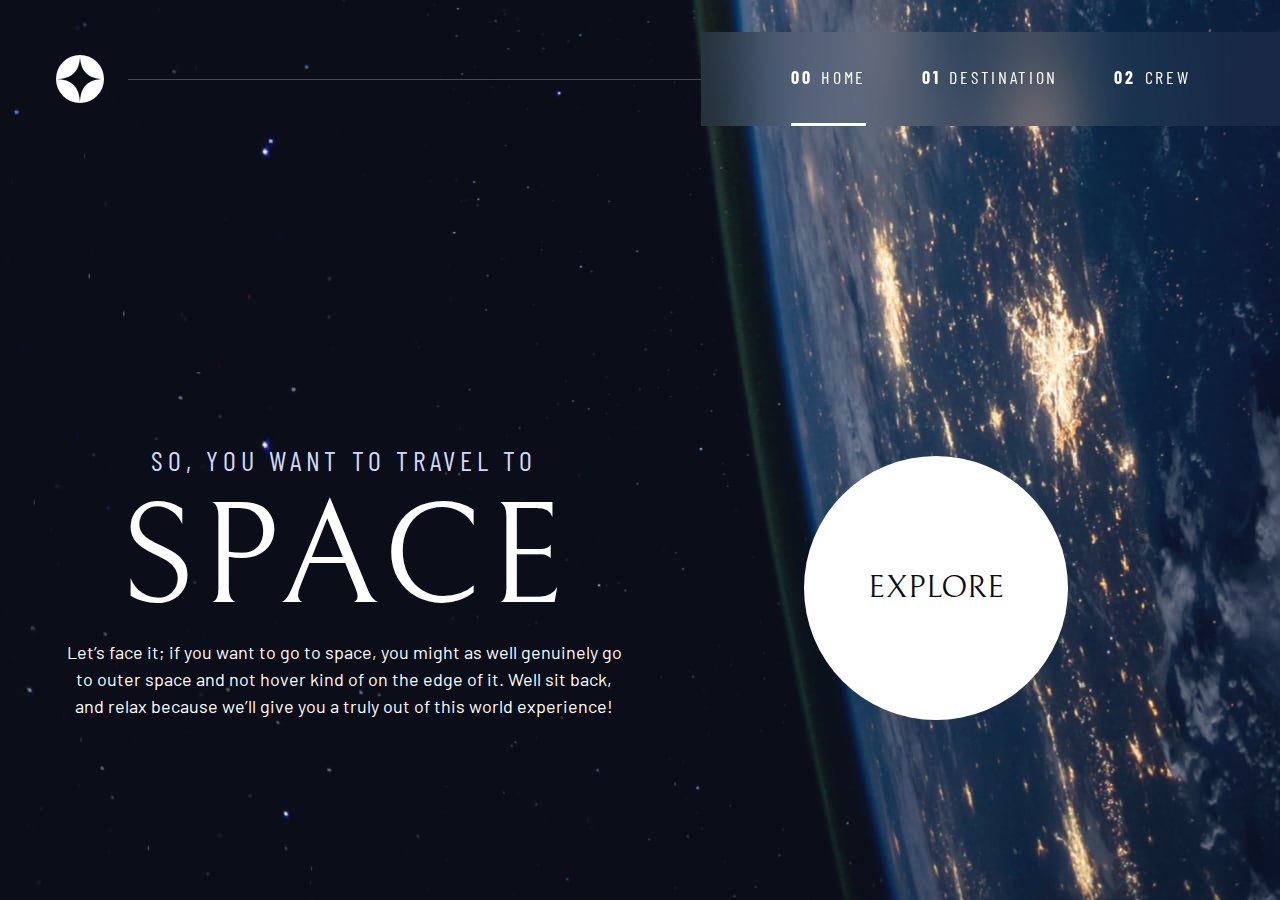
<file: index.html>
<!--
 * @file index.html
 * @author KUSHAGRA JAISWAL 
 * @date 2023-01-05
 * @copyright Copyright (c) 2022
 */

 /* The index file of the project, which includes the home page of the site. */

-->

<!DOCTYPE html>
<html lang="en">

<head>
  <meta charset="UTF-8">
  <meta name="viewport" content="width=device-width, initial-scale=1.0">

  <link rel="icon" type="image/png" sizes="32x32" href="./assets/favicon-32x32.png">
  <!-- Google fonts -->
  <link rel="preconnect" href="https://fonts.googleapis.com">
  <link rel="preconnect" href="https://fonts.gstatic.com" crossorigin>
  <link
    href="https://fonts.googleapis.com/css2?family=Barlow+Condensed:wght@400;700&family=Bellefair&family=Barlow:wght@400;700&display=swap"
    rel="stylesheet">

  <!-- Our custom CSS -->
  <link rel="stylesheet" href="./stylesheets/index.css">
  <title>Frontend Mentor | Space tourism website</title>
  <script src="./js/navigation.js" defer></script>
</head>

<body class="home">
  <a class="skip-to-content" href="#main">Skip To Content</a>
  <header class="primary-header flex">
    <div>
      <img src="./assets/shared/logo.svg" alt="space tourism logo" class="logo">
    </div>
    <button class="mobile-nav-toggle" aria-controls="primary-nagivation"><span class="sr-only" aria-expanded="false">Menu</span></button>
    <nav>
      <ul id=".primary-navigation" class="primary-navigation underline-indicators flex" data-visible="false">
        <li class="active"><a class="ff-sans-cond uppercase text-white letter-spacing-2"
            href="index.html"><span aria-hidden="true">00</span>Home</a></li>
        <li><a class="ff-sans-cond uppercase text-white letter-spacing-2"
            href="./pages/destination.html"><span aria-hidden="true">01</span>Destination</a></li>
        <li><a class="ff-sans-cond uppercase text-white letter-spacing-2"
            href="./pages/crew.html"><span>02</span aria-hidden="true">Crew</a></li>
        <!-- <li><a class="ff-sans-cond uppercase text-white letter-spacing-2"
            href="technology.html"><span aria-hidden="true">03</span>Technology</a></li> -->
      </ul>
    </nav>
  </header>

  <main id="main" class="grid-container grid-container--home">
    <div>
      <h1 class="ff-sans-cond text-accent fs-500 uppercase letter-spacing-1">So, you want to travel to
        <span class="d-block fs-900 ff-serif text-white">Space</span>
      </h1>
      <p>Let’s face it; if you want to go to space, you might as well genuinely go to
        outer space and not hover kind of on the edge of it. Well sit back, and relax
        because we’ll give you a truly out of this world experience!</p>
    </div>
    <div>
      <!-- explore-button  -->
      <a href="./pages/destination.html" class="large-button uppercase ff-serif bg-white text-dark"> Explore </a>
    </div>
  </main>

</body>

</html>
</file>
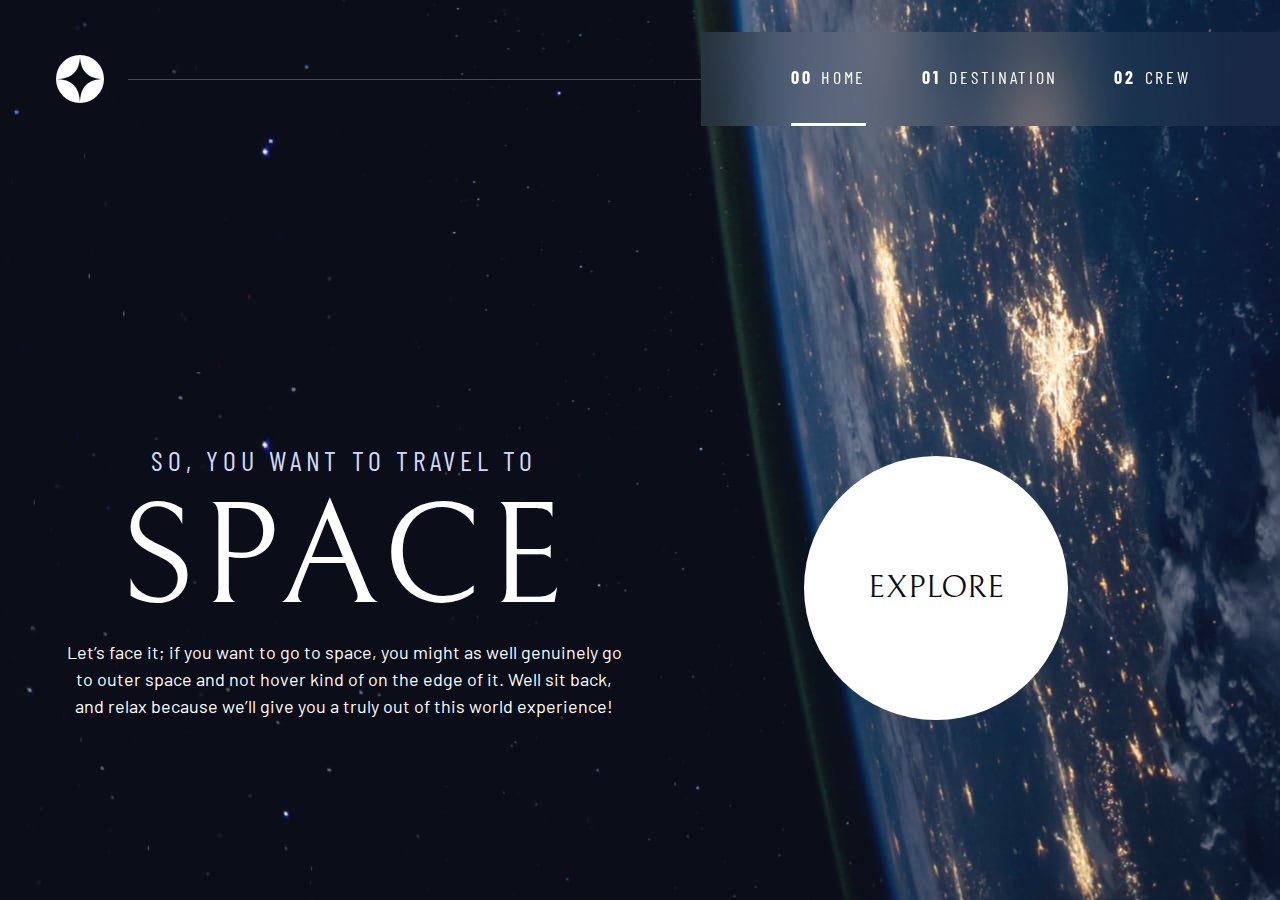
<file: pages/index.html>
<!DOCTYPE html>
<html lang="en">

<head>
  <meta charset="UTF-8">
  <meta name="viewport" content="width=device-width, initial-scale=1.0">

  <link rel="icon" type="image/png" sizes="32x32" href="./assets/favicon-32x32.png">
  <!-- Google fonts -->
  <link rel="preconnect" href="https://fonts.googleapis.com">
  <link rel="preconnect" href="https://fonts.gstatic.com" crossorigin>
  <link
    href="https://fonts.googleapis.com/css2?family=Barlow+Condensed:wght@400;700&family=Bellefair&family=Barlow:wght@400;700&display=swap"
    rel="stylesheet">

  <!-- Our custom CSS -->
  <link rel="stylesheet" href="./index.css">
  <title>Frontend Mentor | Space tourism website</title>
  <script src="../js/navigation.js" defer></script>
</head>

<body class="home">
  <a class="skip-to-content" href="#main">Skip To Content</a>
  <header class="primary-header flex">
    <div>
      <img src="../assets/shared/logo.svg" alt="space tourism logo" class="logo">
    </div>
    <button class="mobile-nav-toggle" aria-controls="primary-nagivation"><span class="sr-only" aria-expanded="false">Menu</span></button>
    <nav>
      <ul id=".primary-navigation" class="primary-navigation underline-indicators flex" data-visible="false">
        <li class="active"><a class="ff-sans-cond uppercase text-white letter-spacing-2"
            href="index.html"><span aria-hidden="true">00</span>Home</a></li>
        <li><a class="ff-sans-cond uppercase text-white letter-spacing-2"
            href="destination.html"><span aria-hidden="true">01</span>Destination</a></li>
        <li><a class="ff-sans-cond uppercase text-white letter-spacing-2"
            href="crew.html"><span>02</span aria-hidden="true">Crew</a></li>
        <!-- <li><a class="ff-sans-cond uppercase text-white letter-spacing-2"
            href="technology.html"><span aria-hidden="true">03</span>Technology</a></li> -->
      </ul>
    </nav>
  </header>

  <main id="main" class="grid-container grid-container--home">
    <div>
      <h1 class="ff-sans-cond text-accent fs-500 uppercase letter-spacing-1">So, you want to travel to
        <span class="d-block fs-900 ff-serif text-white">Space</span>
      </h1>
      <p>Let’s face it; if you want to go to space, you might as well genuinely go to
        outer space and not hover kind of on the edge of it. Well sit back, and relax
        because we’ll give you a truly out of this world experience!</p>
    </div>
    <div>
      <!-- explore-button  -->
      <a href="destination.html" class="large-button uppercase ff-serif bg-white text-dark"> Explore </a>
    </div>
  </main>

</body>

</html>
</file>
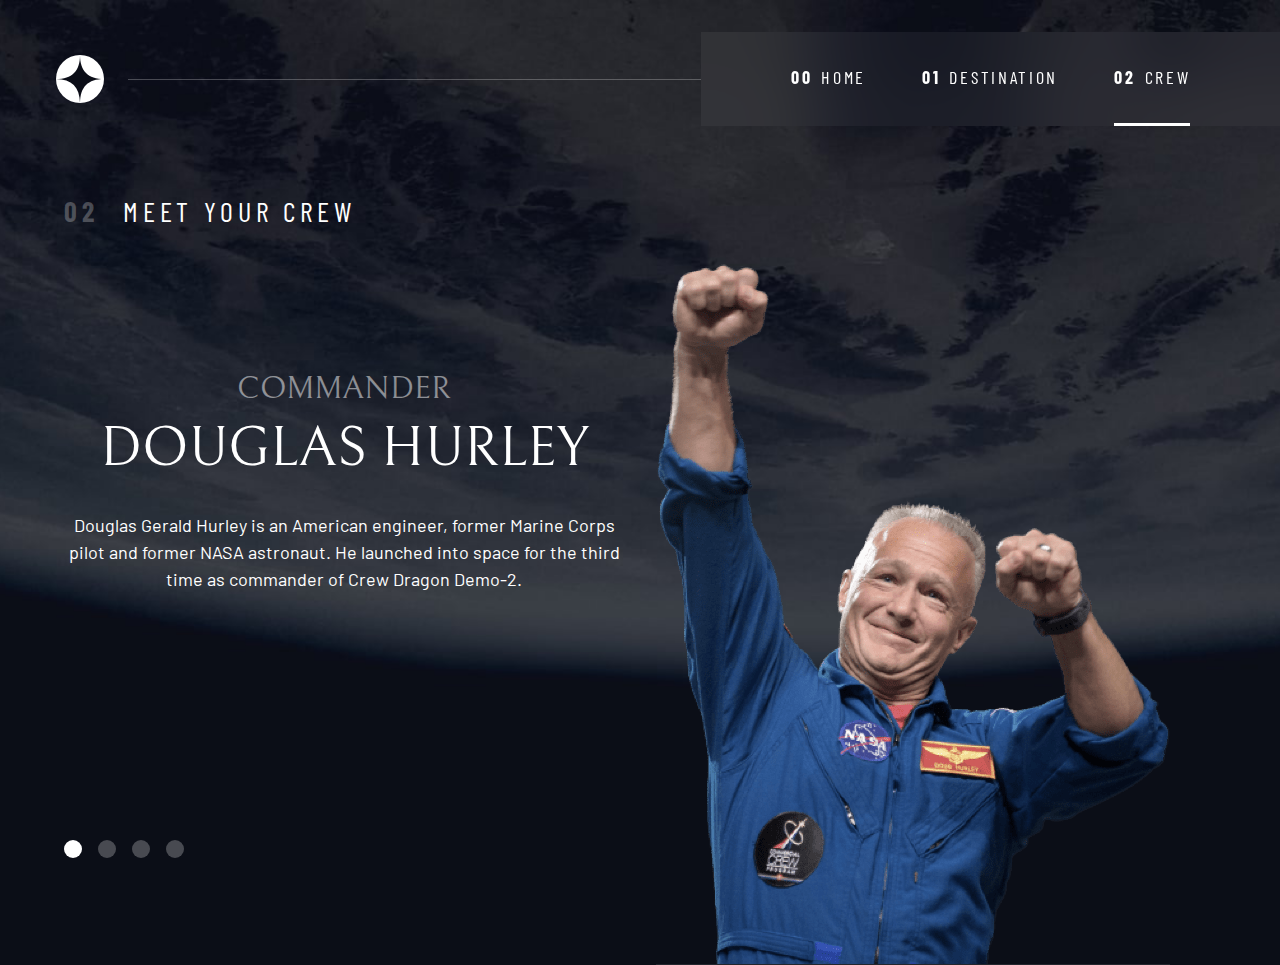
<file: pages/crew.html>
<!--
 * @file crew.html
 * @author KUSHAGRA JAISWAL 
 * @date 2023-01-13
 * @copyright Copyright (c) 2022
 */

 /* The crew page file of the project, which has info about the crew team. */

-->

<!DOCTYPE html>
<html lang="en">

<head>
    <meta charset="UTF-8">
    <meta name="viewport" content="width=device-width, initial-scale=1.0">

    <link rel="icon" type="image/png" sizes="32x32" href="../assets/favicon-32x32.png">
    <!-- Google fonts -->
    <link rel="preconnect" href="https://fonts.googleapis.com">
    <link rel="preconnect" href="https://fonts.gstatic.com" crossorigin>
    <link
        href="https://fonts.googleapis.com/css2?family=Barlow+Condensed:wght@400;700&family=Bellefair&family=Barlow:wght@400;700&display=swap"
        rel="stylesheet">

    <!-- Our custom CSS -->
    <link rel="stylesheet" href="../stylesheets/index.css">
    <title>Frontend Mentor | Space tourism website</title>
    <script src="../js/navigation.js" defer></script>
    <script src="../js/tabs.js" defer></script>
</head>

<body class="crew">
    <a class="skip-to-content" href="#main">Skip To Content</a>
    <header class="primary-header flex">
        <div>
            <img src="../assets/shared/logo.svg" alt="space tourism logo" class="logo">
        </div>
        <button class="mobile-nav-toggle" aria-controls="primary-nagivation"><span class="sr-only"
                aria-expanded="false">Menu</span></button>
        <nav>
            <ul id=".primary-navigation" class="primary-navigation underline-indicators flex" data-visible="false">
                <li><a class="ff-sans-cond uppercase text-white letter-spacing-2" href="../index.html"><span
                            aria-hidden="true">00</span>Home</a></li>
                <li><a class="ff-sans-cond uppercase text-white letter-spacing-2" href="./destination.html"><span
                            aria-hidden="true">01</span>Destination</a></li>
                <li class="active"><a class="ff-sans-cond uppercase text-white letter-spacing-2" href="./crew.html"><span>02</span
                            aria-hidden="true">Crew</a></li>
                <!-- <li><a class="ff-sans-cond uppercase text-white letter-spacing-2" href="technology.html"><span
                            aria-hidden="true">03</span>Technology</a></li> -->
            </ul>
        </nav>
    </header>

    <main id="main" class="grid-container grid-container--crew flow" role="tablist" aria-label="crew member list">
        <h1 class="number-title"><span aria-hidden="true">02 </span>Meet your crew</h1>
        <div class="dot-indicators flex">
            <button aria-selected="true" aria-controls="commander-tab" role="tab" data-image="commander-image"
                tabindex="0"><span class="sr-only">The Commander</span></button>
            <button aria-selected="flase" aria-controls="crew-tab" role="tab" data-image="crew-image"
                tabindex="-1"><span class="sr-only">The Crew engineer</span></button>
            <button aria-selected="flase" aria-controls="pilot-tab" role="tab" data-image="pilot-image"
                tabindex="-1"><span class="sr-only">The Pilot</span></button>
            <button aria-selected="flase" aria-controls="mission-tab" role="tab" data-image="mission-image"
                tabindex="-1"><span class="sr-only">The mission Specialist</span></button>

        </div>

        <!-- commander -->
        <article class="crew-details flow" id="commander-tab" role="tabPanel" tabindex="0">
            <header class="flow flow--space-small">
                <h2 class="fs-600 ff-serif uppercase">Commander</h2>
                <p class="ff-serif fs-700 uppercase">Douglas Hurley</p>
            </header>
            <p>Douglas Gerald Hurley is an American engineer, former Marine Corps pilot
                and former NASA astronaut. He launched into space for the third time as
                commander of Crew Dragon Demo-2.</p>
        </article>

        <!-- specialist -->
        <article hidden class="crew-details flow" id="crew-tab" role="tabPanel" tabindex="-1">
            <header class="flow flow--space-small">
                <h2 class="fs-600 ff-serif uppercase">Mission Specialist</h2>
                <p class="ff-serif fs-700 uppercase">Mark Shuttleworth</p>
            </header>
            <p>Mark Richard Shuttleworth is the founder and CEO of Canonical, the company behind
                the Linux-based Ubuntu operating system. Shuttleworth became the first South
                African to travel to space as a space tourist.</p>
        </article>

        <!-- pilot -->
        <article hidden class="crew-details flow" id="pilot-tab" role="tabPanel" tabindex="-1">
            <header class="flow flow--space-small">
                <h2 class="fs-600 ff-serif uppercase">Pilot</h2>
                <p class="ff-serif fs-700 uppercase">Victor Glover</p>
            </header>
            <p>Pilot on the first operational flight of the SpaceX Crew Dragon to the
                International Space Station. Glover is a commander in the U.S. Navy where
                he pilots an F/A-18.He was a crew member of Expedition 64, and served as a
                station systems flight engineer. </p>
        </article>

        <!-- engineer -->
        <article hidden class="crew-details flow" id="mission-tab" role="tabPanel" tabindex="-1">
            <header class="flow flow--space-small">
                <h2 class="fs-600 ff-serif uppercase">Flight Engineer</h2>
                <p class="ff-serif fs-700 uppercase">Anousheh Ansari</p>
            </header>
            <p>Anousheh Ansari is an Iranian American engineer and co-founder of Prodea Systems.
                Ansari was the fourth self-funded space tourist, the first self-funded woman to
                fly to the ISS, and the first Iranian in space.</p>
        </article>

        <pic id="commander-image">
            <source srcset="../assets/crew/image-douglas-hurley.webp" type="image/webp">
            <img src="../assets/crew/image-douglas-hurley.png" alt="Douglas Hurley">
        </pic>

        <pic hidden id="mission-image">
            <source srcset="../assets/crew/image-anousheh-ansari.webp" type="image/webp">
            <img src="../assets/crew/image-anousheh-ansari.png" alt="anousheh-ansari">
        </pic>

        <pic hidden id="pilot-image">
            <source srcset="../assets/crew/image-victor-glover.webp" type="image/webp">
            <img src="../assets/crew/image-victor-glover.png" alt="victor-glover">
        </pic>

        <pic hidden id="crew-image">
            <source srcset="../assets/crew/image-mark-shuttleworth.webp" type="image/webp">
            <img src="../assets/crew/image-mark-shuttleworth.png" alt="mark-shuttleworth">
        </pic>
    </main>
</body>

</html>
</file>
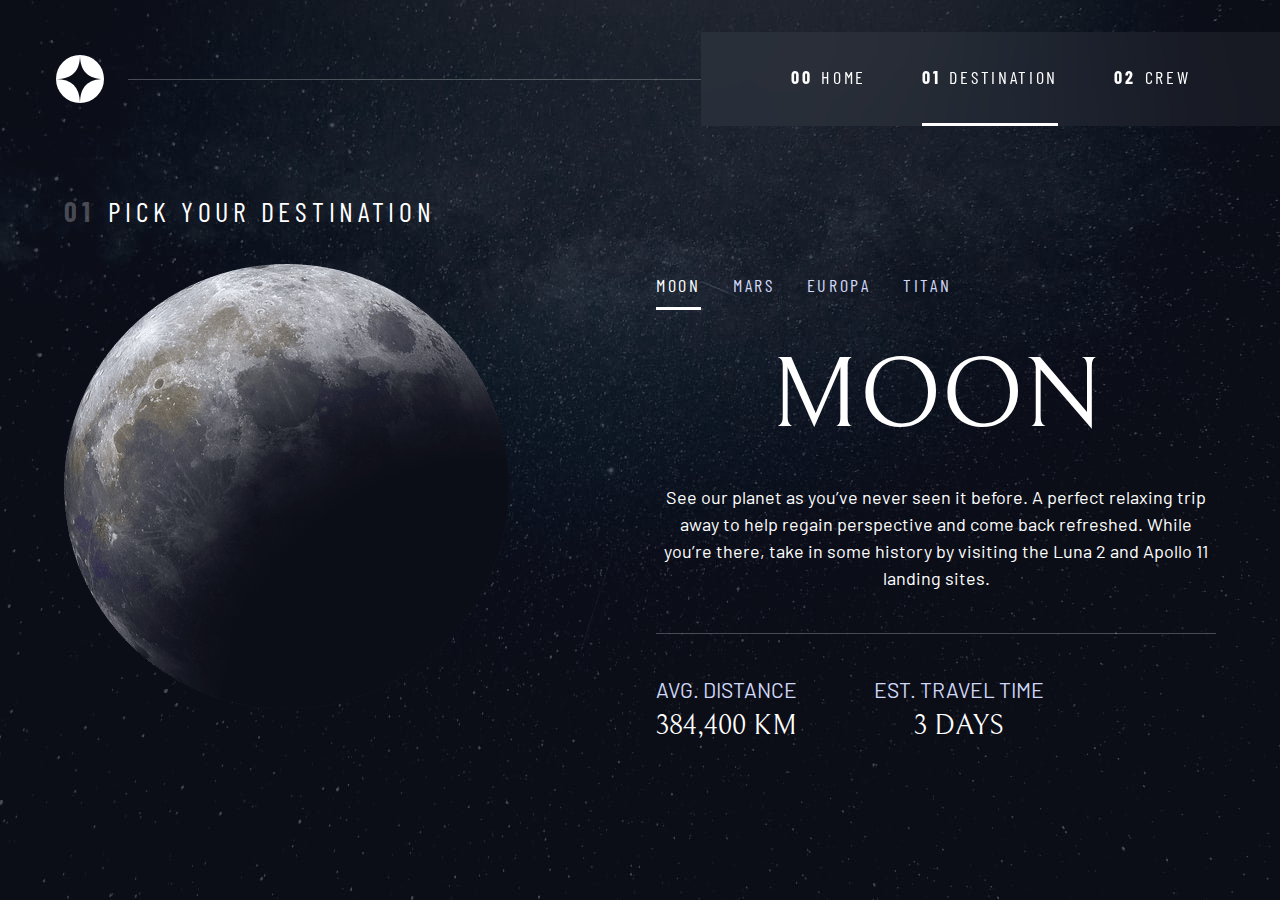
<file: pages/destination.html>
<!--
 * @file destination.html
 * @author KUSHAGRA JAISWAL 
 * @date 2023-01-07
 * @copyright Copyright (c) 2022
 */

 /* The destination page file of the project, which has info about several planets. */

-->
<!DOCTYPE html>
<html lang="en">

<head>
    <meta charset="UTF-8">
    <meta name="viewport" content="width=device-width, initial-scale=1.0">

    <link rel="icon" type="image/png" sizes="32x32" href="../assets/favicon-32x32.png">
    <!-- Google fonts -->
    <link rel="preconnect" href="https://fonts.googleapis.com">
    <link rel="preconnect" href="https://fonts.gstatic.com" crossorigin>
    <link
        href="https://fonts.googleapis.com/css2?family=Barlow+Condensed:wght@400;700&family=Bellefair&family=Barlow:wght@400;700&display=swap"
        rel="stylesheet">

    <!-- Our custom CSS -->
    <link rel="stylesheet" href="../stylesheets/index.css">
    <title>Frontend Mentor | Space tourism website</title>
</head>

<body class="destination">
    <a class="skip-to-content" href="#main">Skip To Content</a>
    <header class="primary-header flex">
        <div>
            <img src="../assets/shared/logo.svg" alt="space tourism logo" class="logo">
        </div>
        <button class="mobile-nav-toggle" aria-controls="primary-nagivation"><span class="sr-only"
                aria-expanded="false">Menu</span></button>
        <nav>
            <ul id=".primary-navigation" class="primary-navigation underline-indicators flex" data-visible="false">
                <li><a class="ff-sans-cond uppercase text-white letter-spacing-2" href="../index.html"><span
                            aria-hidden="true">00</span>Home</a></li>
                <li class="active"><a class="ff-sans-cond uppercase text-white letter-spacing-2" href="./destination.html"><span
                            aria-hidden="true">01</span>Destination</a></li>
                <li><a class="ff-sans-cond uppercase text-white letter-spacing-2" href="./crew.html"><span>02</span
                            aria-hidden="true">Crew</a></li>
                <!-- <li><a class="ff-sans-cond uppercase text-white letter-spacing-2" href="technology.html"><span
                            ia-hidden="true">03</span>Technology</a></li> -->
            </ul>
        </nav>
    </header>

    <main id="main" class="grid-container grid-container--destination flow">

        <h1 class="number-title"><span aria-hidden="true">01</span>Pick your destination</h1>

        <pic id="moon-image">
            <source srcset="../assets/destination/image-moon.webp" type="image/webp">
            <!-- <source srcset="assets/destination/image-moon.avif" type="image/avif"> -->
            <img src="../assets/destination/image-moon.png" alt="the moon">
        </pic>

        <pic hidden id="mars-image">
            <source srcset="../assets/destination/image-mars.webp" type="image/webp">
            <!-- <source srcset="assets/destination/image-mars.avif" type="image/avif"> -->
            <img src="../assets/destination/image-mars.png" alt="the mars">
        </pic>

        <pic hidden id="europa-image">
            <source srcset="../assets/destination/image-europa.webp" type="image/webp">
            <!-- <source srcset="assets/destination/image-europa.avif" type="image/avif"> -->
            <img src="../assets/destination/image-europa.png" alt="the europa">
        </pic>

        <pic hidden id="titan-image">
            <source srcset="../assets/destination/image-titan.webp" type="image/webp">
            <!-- <source srcset="assets/destination/image-titan.avif" type="image/avif"> -->
            <img src="../assets/destination/image-titan.png" alt="the titan">
        </pic>


        <div class="tab-list underline-indicators flex" role="tablist" aria-label="destination list">
            <button aria-selected="true" role="tab" aria-controls="moon-tab"
                class="uppercase ff-sans-cond text-accent letter-spacing-2" tabindex="0" data-image="moon-image">Moon</button>
            <button aria-selected="flase" role="tab" aria-controls="mars-tab"
                class="uppercase ff-sans-cond text-accent letter-spacing-2" tabindex="-1" data-image="mars-image">Mars</button>
            <button aria-selected="flase" role="tab" aria-controls="europa-tab"
                class="uppercase ff-sans-cond text-accent letter-spacing-2" tabindex="-1" data-image="europa-image">Europa</button>
            <button aria-selected="flase" role="tab" aria-controls="titan-tab"
                class="uppercase ff-sans-cond text-accent letter-spacing-2" tabindex="-1" data-image="titan-image">Titan</button>
        </div>

        <!-- The Moon -->
        <article class="destination-info flow" id="moon-tab" tabindex="0" role="tabPanel">
            <h2 class="fs-800 uppercase ff-serif">Moon</h2>

            <p>See our planet as you’ve never seen it before. A perfect relaxing trip away to help
                regain perspective and come back refreshed. While you’re there, take in some history
                by visiting the Luna 2 and Apollo 11 landing sites.</p>

            <div class="destination-meta flex">
                <div>
                    <h3 class="text-accent uppercase">Avg. distance</h3>
                    <p class="ff-serif uppercase">384,400 km</p>
                </div>

                <div>
                    <h3 class="text-accent uppercase">Est. travel time</h3>
                    <p class=" ff-serif uppercase">3 days</p>
                </div>
            </div>
        </article>

        <!-- The Mars -->
        <article hidden class="destination-info flow" id="mars-tab" tabindex="0" role="tabPanel">
            <h2 class="fs-800 uppercase ff-serif">Mars</h2>

            <p>Don’t forget to pack your hiking boots. You’ll need them to tackle Olympus Mons,
                the tallest planetary mountain in our solar system. It’s two and a half times
                the size of Everest!</p>

            <div class="destination-meta flex">
                <div>
                    <h3 class="text-accent uppercase"> Avg. distance</h3>
                    <p class="ff-serif uppercase">225 mil. km</p>
                </div>

                <div>
                    <h3 class="text-accent uppercase">Est. travel time</h3>
                    <p class=" ff-serif uppercase">9 months</p>
                </div>
            </div>
        </article>

        <!-- The Europa -->
        <article hidden class="destination-info flow" id="europa-tab" tabindex="0" role="tabPanel">
            <h2 class="fs-800 uppercase ff-serif">Europa</h2>

            <p>The smallest of the four Galilean moons orbiting Jupiter, Europa is a
                winter lover’s dream. With an icy surface, it’s perfect for a bit of
                ice skating, curling, hockey, or simple relaxation in your snug
                wintery cabin.</p>

            <div class="destination-meta flex">
                <div>
                    <h3 class="text-accent uppercase">Avg. distance</h3>
                    <p class="ff-serif uppercase">628 mil. km</p>
                </div>

                <div>
                    <h3 class="text-accent uppercase">Est. travel time</h3>
                    <p class=" ff-serif uppercase">3 years</p>
                </div>
            </div>
        </article>

        <!-- The Titan -->
        <article hidden class="destination-info flow" id="titan-tab" tabindex="0" role="tabPanel">
            <h2 class="fs-800 uppercase ff-serif">Titan</h2>

            <p> The only moon known to have a dense atmosphere other than Earth, Titan
                is a home away from home (just a few hundred degrees colder!). As a
                bonus, you get striking views of the Rings of Saturn.</p>

            <div class="destination-meta flex">
                <div>
                    <h3 class="text-accent uppercase">Avg. distance</h3>
                    <p class="ff-serif uppercase">1.6 bil. km</p>
                </div>

                <div>
                    <h3 class="text-accent uppercase">Est. travel time</h3>
                    <p class=" ff-serif uppercase">7 years</p>
                </div>
            </div>
        </article>
    </main>
    <script src="../js/navigation.js"></script>
    <script src="../js/tabs.js"></script>
</body>

</html>
</file>
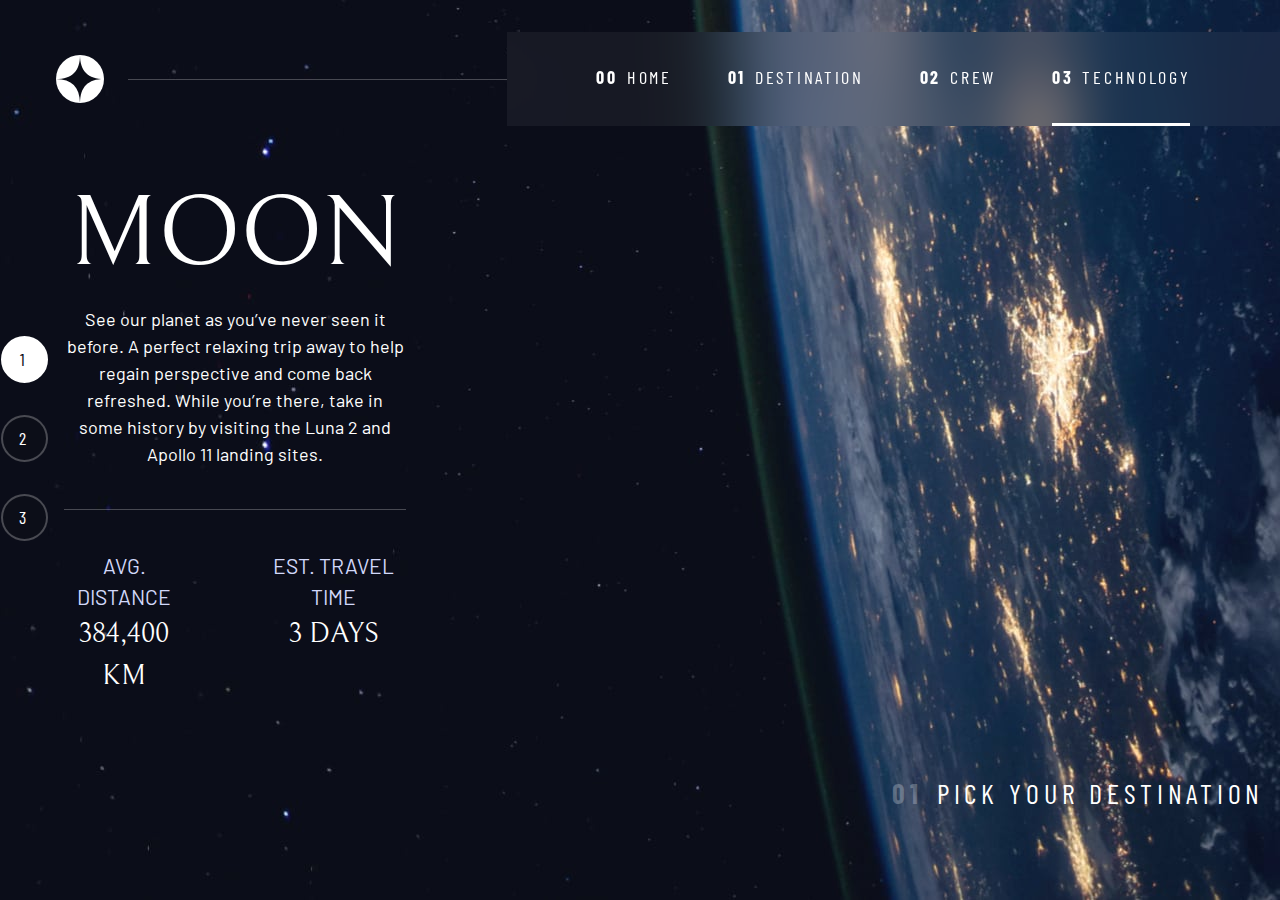
<file: pages/technology.html>
<!DOCTYPE html>
<html lang="en">

<head>
    <meta charset="UTF-8">
    <meta name="viewport" content="width=device-width, initial-scale=1.0">

    <link rel="icon" type="image/png" sizes="32x32" href="../assets/favicon-32x32.png">
    <!-- Google fonts -->
    <link rel="preconnect" href="https://fonts.googleapis.com">
    <link rel="preconnect" href="https://fonts.gstatic.com" crossorigin>
    <link
        href="https://fonts.googleapis.com/css2?family=Barlow+Condensed:wght@400;700&family=Bellefair&family=Barlow:wght@400;700&display=swap"
        rel="stylesheet">

    <!-- Our custom CSS -->
    <link rel="stylesheet" href="../stylesheets/index.css">
    <title>Frontend Mentor | Space tourism website</title>
    <script src="../js/navigation.js" defer></script>
</head>

<body class="home">
    <a class="skip-to-content" href="#main">Skip To Content</a>
    <header class="primary-header flex">
        <div>
            <img src="../assets/shared/logo.svg" alt="space tourism logo" class="logo">
        </div>
        <button class="mobile-nav-toggle" aria-controls="primary-nagivation"><span class="sr-only"
                aria-expanded="false">Menu</span></button>
        <nav>
            <ul id=".primary-navigation" class="primary-navigation underline-indicators flex" data-visible="false">
                <li><a class="ff-sans-cond uppercase text-white letter-spacing-2" href="../index.html"><span
                            aria-hidden="true">00</span>Home</a></li>
                <li><a class="ff-sans-cond uppercase text-white letter-spacing-2" href="./destination.html"><span
                            aria-hidden="true">01</span>Destination</a></li>
                <li><a class="ff-sans-cond uppercase text-white letter-spacing-2" href="./crew.html"><span>02</span
                            aria-hidden="true">Crew</a></li>
                <li class="active"><a class="ff-sans-cond uppercase text-white letter-spacing-2" href="./technology.html"><span
                            aria-hidden="true">03</span>Technology</a></li>
            </ul>
        </nav>
    </header>

    <main id="main" class="grid-container grid-container--technology">

        <h1 class="number-title"><span aria-hidden="true">01</span>Pick your destination</h1>

         <!-- Numbers -->
         <div class="number-indicators grid tab-list underline-indicators flex" role="tablist" aria-label="technology list">
            <button aria-selected="true" role="tab" aria-controls="moon-tab" class="uppercase ff-sans-cond text-accent letter-spacing-2" tabindex="0" data-image="moon-image"><span>1</span></button>
            <button aria-selected="flase" role="tab" aria-controls="mars-tab" class="uppercase ff-sans-cond text-accent letter-spacing-2" tabindex="-1" data-image="mars-image"><span>2</span></button>
            <button aria-selected="flase" role="tab" aria-controls="europa-tab" class="uppercase ff-sans-cond text-accent letter-spacing-2" tabindex="-1" data-image="europa-image"><span>3</span></button>
        </div>

        <!-- The Moon -->
        <article class="destination-info flow" id="moon-tab" tabindex="0" role="tabPanel">
            <h2 class="fs-800 uppercase ff-serif">Moon</h2>

            <p>See our planet as you’ve never seen it before. A perfect relaxing trip away to help
                regain perspective and come back refreshed. While you’re there, take in some history
                by visiting the Luna 2 and Apollo 11 landing sites.</p>

            <div class="destination-meta flex">
                <div>
                    <h3 class="text-accent uppercase">Avg. distance</h3>
                    <p class="ff-serif uppercase">384,400 km</p>
                </div>

                <div>
                    <h3 class="text-accent uppercase">Est. travel time</h3>
                    <p class=" ff-serif uppercase">3 days</p>
                </div>
            </div>
        </article>
    </main>

</body>

</html>
</file>
<file: stylesheets/index.css>
/*
 * @file index.css
 * @author KUSHAGRA JAISWAL 
 * @date 2023-01-05
 * @copyright Copyright (c) 2022
 */

 /* The Stylesheet file of the project, which include the css which is applied on all the pages. */



/*------------------------------------*/
/*         Custom Properties          */
/*------------------------------------*/

:root {

    /* Colors */

    --clr-dark: 230 35% 7%;
    --clr-light: 231 77% 90%;
    --clr-white: 0 0% 100%;

    /* Fonts */
    --fs-900: clamp(5rem, 10vw + 1rem, 9.375rem);
    --fs-800: 6.25rem;
    --fs-700: 3.5rem;
    --fs-600: 2rem;
    --fs-500: 1rem;
    --fs-400: 1.125rem;
    --fs-300: 1rem;
    --fs-200: 0.875rem;

    /* font families */

    --ff-serif: "Bellefair", serif;
    --ff-sans-cond: "Barlow Condensed", sans-serif;
    --ff-sans-normal: "Barlow", sans-serif;
}

@media (min-width:35em) {

    :root {
        --fs-800: 5rem;
        --fs-700: 2.5rem;
        --fs-600: 1.5rem;
        --fs-500: 1.25rem;
        --fs-400: 1rem;
    }
}

@media (min-width:45em) {

    :root {
        /* Fonts */

        --fs-800: 6.25rem;
        --fs-700: 3.5rem;
        --fs-600: 2rem;
        --fs-500: 1.75rem;
        --fs-400: 1.125rem;

    }
}

/*------------------------------------*/
/*         Reset                      */
/*------------------------------------*/


/* Box Sizing */

*,
*::before,
*::after {
    box-sizing: border-box;
}



/* Reset margins */

body,
h1,
h2,
h3,
h4,
h5,
p,
figure,
picture {
    margin: 0;
}

h1,
h2,
h3,
h4,
h5,
p {
    font-weight: 400;
}

/* Set Up The Body */

body {
    font-family: var(--ff-sans-normal);
    font-size: var(--fs-400);
    color: hsl(var(--clr-white));
    background-color: hsl(var(--clr-dark));
    line-height: 1.5;
    min-height: 100vh;
    display: grid;
    grid-template-rows: min-content 1fr;
    overflow-x: hidden;
}


/* Make Images Easier To work With */

img,
picture {
    max-width: 100%;
    display: block;
}

/* make form elements easier to work with */

input,
button,
textarea,
select {
    font: inherit;
}

/* remove animations for people who've turned them off */

@media(prefers-reduced-motion: reduce) {

    *,
    *::before,
    *::after {
        animation-duration: 0.01ms !important;
        animation-iteration-count: 1 !important;
        transition-duration: 0.01ms !important;
        scroll-behavior: auto !important;
    }
}

/*------------------------------------*/
/*         Utility Classes            */
/*------------------------------------*/

.flex {
    display: flex;
    gap: var(--gap, 1rem)
}

/* .flex.even-columns>* {
    width: 100%;
    outline: 1px solid limegreen; 
} */

.grid {
    display: grid;
    gap: var(--gap, 1rem)
}

.d-block {
    display: block;
}

.flow>*:where(:not(:first-child)) {
    margin-top: var(--flow-space, 1rem);
}

.flow--space-small{
    --flow-space: .75rem;
}

.container {
    padding-inline: 2em;
    margin-inline: auto;
    max-width: 80rem;
}

/* .grid-container>*:first-child {
     outline: 1px solid red;
}

.grid-container>*:last-child {
     outline: 1px solid yellow; 
} */



.sr-only {
    position: absolute;
    width: 1px;
    height: 1px;
    padding: 0;
    margin: -1px;
    overflow: hidden;
    clip: rect(0, 0, 0, 0);
    white-space: nowrap;
    /* added line */
    border: 0;
}

.skip-to-content {
    background-color: hsl(var(--clr-white));
    color: hsl(var(--clr-dark));
    padding: .5rem 1rem;
    margin-inline: auto;
    z-index: 9999;
    position: absolute;
    transform: translateY(-100%);
    transition: transform 250ms ease-in;
}

.skip-to-content:focus {
    transform: translateY(0);
}

/* colors */

.bg-dark {
    background-color: hsl(var(--clr-dark));
}

.bg-accent {
    background-color: hsl(var(--clr-light));
}

.bg-white {
    background-color: hsl(var(--clr-white));
}

.text-dark {
    color: hsl(var(--clr-dark));
}

.text-accent {
    color: hsl(var(--clr-light));
}

.text-white {
    color: hsl(var(--clr-white));
}

/* typography */

.ff-serif {
    font-family: var(--ff-serif);
}

.ff-sans-cond {
    font-family: var(--ff-sans-cond);
}

.ff-sans-normal {
    font-family: var(--ff-sans-normal);
}

.letter-spacing-1 {
    letter-spacing: 4.75px;
}

.letter-spacing-2 {
    letter-spacing: 2.7px;
}

.letter-spacing-3 {
    letter-spacing: 2.35px;
}

.uppercase {
    text-transform: uppercase;
}

.fs-900 {
    font-size: var(--fs-900);
}

.fs-800 {
    font-size: var(--fs-800);
}

.fs-700 {
    font-size: var(--fs-700);
}

.fs-600 {
    font-size: var(--fs-600);
}

.fs-500 {
    font-size: var(--fs-500);
}

.fs-400 {
    font-size: var(--fs-400);
}

.fs-300 {
    font-size: var(--fs-300);
}

.fs-200 {
    font-size: var(--fs-200);
}

.fs-900,
.fs-800,
.fs-700,
.fs-600 {
    line-height: 1.1;
}

.number-title {
    font-family: var(--ff-sans-cond);
    font-size: var(--fs-500);
    text-transform: uppercase;
    letter-spacing: 4.72px;
}

.number-title span {
    margin-right: .5em;
    font-weight: 700;
    color: hsl(var(--clr-white) /.25);
}


/*------------------------------------*/
/*             Components             */
/*------------------------------------*/

.large-button {
    font-size: 2rem;
    position: relative;
    display: inline-grid;
    z-index: 1;
    place-items: center;
    padding: 0 2em;
    border-radius: 50%;
    aspect-ratio: 1;
    text-decoration: none;
}

.large-button::after {
    content: '';
    z-index: -1;
    position: absolute;
    background: hsl(var(--clr-white) / .15);
    width: 100%;
    height: 100%;
    border-radius: 50%;
    opacity: 0;
    transition: opacity 500ms linear, transform 600ms ease-in-out;
}

.large-button:hover::after,
.large-button:focus::after {
    opacity: 1;
    transform: scale(1.5);
}

/* Primary header */

.logo {
    margin: 1.5rem clamp(1.5rem, 5vw, 3.5rem);
}

.primary-header {
    justify-content: space-between;
    align-items: center;
}

.primary-navigation {
    --gap: clamp(1.5rem, 5vw, 3.5rem);
    --underline-gap: 2rem;
    list-style: none;
    padding: 0;
    margin: 0;
    background: hsl(var(--clr-black) / .95);
    /* backdrop-filter: blur(2rem); */
}

.primary-navigation a {
    text-decoration: none;
}

.primary-navigation a>span {
    font-weight: 700;
    margin-right: .5em;
}

.mobile-nav-toggle {
    display: none;
}

@supports (backdrop-filter: blur(2rem)) {
    .primary-navigation {
        background: hsl(var(--clr-white) / .05);
        backdrop-filter: blur(2rem);
    }
}

@media (max-width: 35rem) {

    .primary-navigation {
        --underline-gap: .5rem;
        position: fixed;
        z-index: 1000;
        inset: 0 0 0 30%;
        list-style: none;
        padding: min(20rem, 15vh) 2rem;
        margin: 0;
        flex-direction: column;
        transform: translatex(100%);
        transition: transform 500ms ease-in-out;

    }

    .primary-navigation[data-visible="true"] {
        transform: translatex(0);
    }


    .mobile-nav-toggle {
        display: block;
        position: absolute;
        z-index: 2000;
        right: 1rem;
        top: 2rem;
        background: transparent;
        background-position: center;
        background-image: url(../assets/shared/icon-hamburger.svg);
        background-repeat: no-repeat;
        aspect-ratio: 1;
        width: 1.5rem;
        border: 0;
    }

    .mobile-nav-toggle[aria-expanded="true"] {
        background-image: url(../assets/shared/icon-close.svg);
    }

    .mobile-nav-toggle:focus-visible {
        outline: 5px solid white;
        outline-offset: 5px;
    }

    .primary-navigation.underline-indicators>.active {
        border: 0;
    }
}

@media (min-width: 35em) {
    .primary-navigation {
        padding-inline: clamp(3rem, 7vw, 7rem);
    }
}

@media (min-width: 35em) and (max-width: 44.999em) {

    .primary-navigation a>span {
        display: none;
    }
}

@media (min-width: 45em) {

    .primary-header::after {
        content: '';
        display: block;
        position: relative;
        height: 1px;
        margin-right: -2.5rem;
        width: 100%;
        background: hsl(var(--clr-white) / .25);
        order: 1;
    }

    nav {
        order: 2;
    }

    .primary-navigation {
        margin-block: 2rem;
    }
}

.underline-indicators>* {
    cursor: pointer;
    padding: var(--underline-gap, .5rem) 0;
    border: 0;
    border-bottom: .2rem solid hsl(var(--clr-white) / 0);
    background-color: transparent;
}

.underline-indicators>li:hover,
.underline-indicators>li:focus,
.underline-indicators>button:hover,
.underline-indicators>button:focus {
    border-color: hsl(var(--clr-white) / .5);
}

.underline-indicators>[aria-selected="true"],
.underline-indicators>.active {
    color: hsl(var(--clr-white)/1);
    border-color: hsl(var(--clr-white) / 1);
}

.tab-list {
    --gap: 2rem;
}

.dot-indicators>* {
    cursor: pointer;
    border: 0;
    border-radius: 50%;
    aspect-ratio: 1;
    padding: .5em;
    background-color: hsl(var(--clr-white) / .25);
}

.dot-indicators>button:hover,
.dot-indicators>button:focus {
    background-color: hsl(var(--clr-white) / .5);
}


.dot-indicators>[aria-selected="true"] {
    background-color: hsl(var(--clr-white) / 1);
}

.number-indicators>* {
    aspect-ratio: 1;
    cursor: pointer;
    border: 2px solid hsl(var(--clr-white) / .25);
    border-radius: 50%;
    background-color: hsl(var(--clr-dark));
    color: hsl(var(--clr-white));
}

.number-indicators>button:hover,
.number-indicators>button:focus {
    border-color: hsl(var(--clr-white) / .5);
}

.number-indicators>[aria-selected="true"] {
    background-color: hsl(var(--clr-white) / 1);
    color: hsl(var(--clr-dark));
}

/* MY Components */

.example-component {
    background-color: hsl(var(--clr-light)/ .2);
}

.container-box {
    display: flex;
    margin: auto;
    width: 100%;
}

.box {
    margin: 0 auto;
    width: 30%;
}

/*------------------------------------*/
/*    Page-Specific-backgrounds       */
/*------------------------------------*/

/* body */

body {
    background-size: cover;
    background-position: bottom center;
}

/* home */

.home {
    background-image: url(../assets/home/background-home-mobile.jpg)
}

@media (min-width: 35rem) {
    .home {
        background-position: center center;
        background-image: url(../assets/home/background-home-tablet.jpg)
    }
}

@media (min-width: 45rem) {
    .home {
        background-image: url(../assets/home/background-home-desktop.jpg)
    }
}

/* destination */

.destination {
    background-image: url(../assets/destination/background-destination-mobile.jpg)
}

@media (min-width: 35rem) {
    .destination {
        background-position: center center;
        background-image: url(../assets/destination/background-destination-tablet.jpg)
    }
}

@media (min-width: 45rem) {
    .destination {
        background-image: url(../assets/destination/background-destination-desktop.jpg)
    }
}

/* crew */

.crew {
    background-image: url(../assets/crew/background-crew-mobile.jpg)
}

@media (min-width: 35rem) {
    .crew {
        background-position: center center;
        background-image: url(../assets/crew/background-crew-tablet.jpg)
    }
}

@media (min-width: 45rem) {
    .crew {
        background-image: url(../assets/crew/background-crew-desktop.jpg)
    }
}

/*------------------------------------*/
/*             Layout                 */
/*------------------------------------*/

.grid-container {
    text-align: center;
    /* border: 5px solid limegreen; */
    display: grid;
    place-items: center;
    padding-inline: 1rem;
    padding-bottom: 4rem;
}

.grid-container> p:not([class]) {
    max-width: 50ch;
}

.number-title {
    grid-area: title;
}

/* destination layout */

.grid-container--destination {
    --flow-space: 2rem;
    grid-template-areas:
        'title'
        'image'
        'tabs'
        'content';
}

.grid-container--destination>pic {
    grid-area: image;
    max-width: 60%;
    align-self: start;
}

.grid-container--destination>.tab-list {
    grid-area: tabs;
}

.grid-container--destination>.destination-info {
    grid-area: content;
}

.destination-meta {
    flex-direction: column;
    border-top: 1px solid hsl(var(--clr-white) / .25);
    padding-top: 2.5rem;
    margin-top: 2.55rem;
}

.destination-meta p {
    font-size: 1.75rem;
}

/* Crew layout */

.grid-container--crew {
    --flow-space: 2rem;
    grid-template-areas:
        'title'
        'image'
        'tabs'
        'content';
}

.grid-container--crew>pic {
    grid-area: image;
    max-width: 60%;
    border-bottom:1px solid hsl(var(--clr-white) / .1)
}

.grid-container--crew>.dot-indicators {
    grid-area: tabs;
}

.grid-container--crew>.crew-details {
    grid-area: content;
}

.crew-details h2{
    /* opacity: .5; */
    color: hsl(var(--clr-white) / .5);
}

@media (min-width:35em) {
    .number-title {
        justify-self: start;
        margin-top: 2rem;
    }

    .destination-meta {
        flex-direction: row;
        justify-content: space-evenly;
    }

    .grid-container--crew {
        padding-bottom:0;
        grid-template-areas:
            'title'
            'content'
            'tabs'
            'image';
    }
}



@media (min-width: 45em) {
    .grid-container {
        column-gap: var(--container-gap, 2rem);
        grid-template-columns: minmax(1rem, 1fr) repeat(2, minmax(0, 40rem)) minmax(1rem, 1fr);
    }

    .grid-container--home {
        align-items: end;
        padding-bottom: max(6rem, 20vh);
    }

    .grid-container--home>*:first-child {
        grid-column: 2;
        /* outline: 1px solid red; */
    }

    .grid-container--home>*:last-child {
        grid-column: 3;
        /* outline: 1px solid yellow; */
    }

    .grid-container--destination {
        justify-items: start;
        align-content: start;
        grid-template-areas:
            '. title title .'
            '. image tabs .'
            '. image content .'
    }

    .grid-container--destination>pic{
        max-width: 90%;
    }

    .destination-meta {
        --gap: min(6vw,6rem);
        justify-content: start;
    }

    .grid-container--crew {
        grid-template-columns: minmax(1rem, 1fr) minmax(0,37rem) minmax(0,23) minmax(1rem, 1fr);
        justify-items: start;
        grid-template-areas:
            '. title title .'
            '. content image .'
            '. tabs image .';
    }


     .grid-container--crew> pic{
        grid-column: span 2;
        align-self:end;
        max-width: 90%;
    } 
}
/* 
[role="tab"]:focus{
    color: limegreen;
} */
</file>
<file: pages/index.css>
/*------------------------------------*/
/*         Custom Properties          */
/*------------------------------------*/

:root {

    /* Colors */

    --clr-dark: 230 35% 7%;
    --clr-light: 231 77% 90%;
    --clr-white: 0 0% 100%;

    /* Fonts */
    --fs-900: clamp(5rem, 10vw + 1rem, 9.375rem);
    --fs-800: 6.25rem;
    --fs-700: 3.5rem;
    --fs-600: 2rem;
    --fs-500: 1rem;
    --fs-400: 1.125rem;
    --fs-300: 1rem;
    --fs-200: 0.875rem;

    /* font families */

    --ff-serif: "Bellefair", serif;
    --ff-sans-cond: "Barlow Condensed", sans-serif;
    --ff-sans-normal: "Barlow", sans-serif;
}

@media (min-width:35em) {

    :root {
        --fs-800: 5rem;
        --fs-700: 2.5rem;
        --fs-600: 1.5rem;
        --fs-500: 1.25rem;
        --fs-400: 1rem;
    }
}

@media (min-width:45em) {

    :root {
        /* Fonts */

        --fs-800: 6.25rem;
        --fs-700: 3.5rem;
        --fs-600: 2rem;
        --fs-500: 1.75rem;
        --fs-400: 1.125rem;

    }
}

/*------------------------------------*/
/*         Reset                      */
/*------------------------------------*/


/* Box Sizing */

*,
*::before,
*::after {
    box-sizing: border-box;
}



/* Reset margins */

body,
h1,
h2,
h3,
h4,
h5,
p,
figure,
picture {
    margin: 0;
}

h1,
h2,
h3,
h4,
h5,
p {
    font-weight: 400;
}

/* Set Up The Body */

body {
    font-family: var(--ff-sans-normal);
    font-size: var(--fs-400);
    color: hsl(var(--clr-white));
    background-color: hsl(var(--clr-dark));
    line-height: 1.5;
    min-height: 100vh;
    display: grid;
    grid-template-rows: min-content 1fr;
    overflow-x: hidden;
}


/* Make Images Easier To work With */

img,
picture {
    max-width: 100%;
    display: block;
}

/* make form elements easier to work with */

input,
button,
textarea,
select {
    font: inherit;
}

/* remove animations for people who've turned them off */

@media(prefers-reduced-motion: reduce) {

    *,
    *::before,
    *::after {
        animation-duration: 0.01ms !important;
        animation-iteration-count: 1 !important;
        transition-duration: 0.01ms !important;
        scroll-behavior: auto !important;
    }
}

/*------------------------------------*/
/*         Utility Classes            */
/*------------------------------------*/

.flex {
    display: flex;
    gap: var(--gap, 1rem)
}

/* .flex.even-columns>* {
    width: 100%;
    outline: 1px solid limegreen; 
} */

.grid {
    display: grid;
    gap: var(--gap, 1rem)
}

.d-block {
    display: block;
}

.flow>*:where(:not(:first-child)) {
    margin-top: var(--flow-space, 1rem);
}

.flow--space-small{
    --flow-space: .75rem;
}

.container {
    padding-inline: 2em;
    margin-inline: auto;
    max-width: 80rem;
}

/* .grid-container>*:first-child {
     outline: 1px solid red;
}

.grid-container>*:last-child {
     outline: 1px solid yellow; 
} */



.sr-only {
    position: absolute;
    width: 1px;
    height: 1px;
    padding: 0;
    margin: -1px;
    overflow: hidden;
    clip: rect(0, 0, 0, 0);
    white-space: nowrap;
    /* added line */
    border: 0;
}

.skip-to-content {
    background-color: hsl(var(--clr-white));
    color: hsl(var(--clr-dark));
    padding: .5rem 1rem;
    margin-inline: auto;
    z-index: 9999;
    position: absolute;
    transform: translateY(-100%);
    transition: transform 250ms ease-in;
}

.skip-to-content:focus {
    transform: translateY(0);
}

/* colors */

.bg-dark {
    background-color: hsl(var(--clr-dark));
}

.bg-accent {
    background-color: hsl(var(--clr-light));
}

.bg-white {
    background-color: hsl(var(--clr-white));
}

.text-dark {
    color: hsl(var(--clr-dark));
}

.text-accent {
    color: hsl(var(--clr-light));
}

.text-white {
    color: hsl(var(--clr-white));
}

/* typography */

.ff-serif {
    font-family: var(--ff-serif);
}

.ff-sans-cond {
    font-family: var(--ff-sans-cond);
}

.ff-sans-normal {
    font-family: var(--ff-sans-normal);
}

.letter-spacing-1 {
    letter-spacing: 4.75px;
}

.letter-spacing-2 {
    letter-spacing: 2.7px;
}

.letter-spacing-3 {
    letter-spacing: 2.35px;
}

.uppercase {
    text-transform: uppercase;
}

.fs-900 {
    font-size: var(--fs-900);
}

.fs-800 {
    font-size: var(--fs-800);
}

.fs-700 {
    font-size: var(--fs-700);
}

.fs-600 {
    font-size: var(--fs-600);
}

.fs-500 {
    font-size: var(--fs-500);
}

.fs-400 {
    font-size: var(--fs-400);
}

.fs-300 {
    font-size: var(--fs-300);
}

.fs-200 {
    font-size: var(--fs-200);
}

.fs-900,
.fs-800,
.fs-700,
.fs-600 {
    line-height: 1.1;
}

.number-title {
    font-family: var(--ff-sans-cond);
    font-size: var(--fs-500);
    text-transform: uppercase;
    letter-spacing: 4.72px;
}

.number-title span {
    margin-right: .5em;
    font-weight: 700;
    color: hsl(var(--clr-white) /.25);
}


/*------------------------------------*/
/*             Components             */
/*------------------------------------*/

.large-button {
    font-size: 2rem;
    position: relative;
    display: inline-grid;
    z-index: 1;
    place-items: center;
    padding: 0 2em;
    border-radius: 50%;
    aspect-ratio: 1;
    text-decoration: none;
}

.large-button::after {
    content: '';
    z-index: -1;
    position: absolute;
    background: hsl(var(--clr-white) / .15);
    width: 100%;
    height: 100%;
    border-radius: 50%;
    opacity: 0;
    transition: opacity 500ms linear, transform 600ms ease-in-out;
}

.large-button:hover::after,
.large-button:focus::after {
    opacity: 1;
    transform: scale(1.5);
}

/* Primary header */

.logo {
    margin: 1.5rem clamp(1.5rem, 5vw, 3.5rem);
}

.primary-header {
    justify-content: space-between;
    align-items: center;
}

.primary-navigation {
    --gap: clamp(1.5rem, 5vw, 3.5rem);
    --underline-gap: 2rem;
    list-style: none;
    padding: 0;
    margin: 0;
    background: hsl(var(--clr-black) / .95);
    /* backdrop-filter: blur(2rem); */
}

.primary-navigation a {
    text-decoration: none;
}

.primary-navigation a>span {
    font-weight: 700;
    margin-right: .5em;
}

.mobile-nav-toggle {
    display: none;
}

@supports (backdrop-filter: blur(2rem)) {
    .primary-navigation {
        background: hsl(var(--clr-white) / .05);
        backdrop-filter: blur(2rem);
    }
}

@media (max-width: 35rem) {

    .primary-navigation {
        --underline-gap: .5rem;
        position: fixed;
        z-index: 1000;
        inset: 0 0 0 30%;
        list-style: none;
        padding: min(20rem, 15vh) 2rem;
        margin: 0;
        flex-direction: column;
        transform: translatex(100%);
        transition: transform 500ms ease-in-out;

    }

    .primary-navigation[data-visible="true"] {
        transform: translatex(0);
    }


    .mobile-nav-toggle {
        display: block;
        position: absolute;
        z-index: 2000;
        right: 1rem;
        top: 2rem;
        background: transparent;
        background-position: center;
        background-image: url(../assets/shared/icon-hamburger.svg);
        background-repeat: no-repeat;
        aspect-ratio: 1;
        width: 1.5rem;
        border: 0;
    }

    .mobile-nav-toggle[aria-expanded="true"] {
        background-image: url(../assets/shared/icon-close.svg);
    }

    .mobile-nav-toggle:focus-visible {
        outline: 5px solid white;
        outline-offset: 5px;
    }

    .primary-navigation.underline-indicators>.active {
        border: 0;
    }
}

@media (min-width: 35em) {
    .primary-navigation {
        padding-inline: clamp(3rem, 7vw, 7rem);
    }
}

@media (min-width: 35em) and (max-width: 44.999em) {

    .primary-navigation a>span {
        display: none;
    }
}

@media (min-width: 45em) {

    .primary-header::after {
        content: '';
        display: block;
        position: relative;
        height: 1px;
        margin-right: -2.5rem;
        width: 100%;
        background: hsl(var(--clr-white) / .25);
        order: 1;
    }

    nav {
        order: 2;
    }

    .primary-navigation {
        margin-block: 2rem;
    }
}

.underline-indicators>* {
    cursor: pointer;
    padding: var(--underline-gap, .5rem) 0;
    border: 0;
    border-bottom: .2rem solid hsl(var(--clr-white) / 0);
    background-color: transparent;
}

.underline-indicators>li:hover,
.underline-indicators>li:focus,
.underline-indicators>button:hover,
.underline-indicators>button:focus {
    border-color: hsl(var(--clr-white) / .5);
}

.underline-indicators>[aria-selected="true"],
.underline-indicators>.active {
    color: hsl(var(--clr-white)/1);
    border-color: hsl(var(--clr-white) / 1);
}

.tab-list {
    --gap: 2rem;
}

.dot-indicators>* {
    cursor: pointer;
    border: 0;
    border-radius: 50%;
    aspect-ratio: 1;
    padding: .5em;
    background-color: hsl(var(--clr-white) / .25);
}

.dot-indicators>button:hover,
.dot-indicators>button:focus {
    background-color: hsl(var(--clr-white) / .5);
}


.dot-indicators>[aria-selected="true"] {
    background-color: hsl(var(--clr-white) / 1);
}

.number-indicators>* {
    aspect-ratio: 1;
    cursor: pointer;
    border: 2px solid hsl(var(--clr-white) / .25);
    border-radius: 50%;
    background-color: hsl(var(--clr-dark));
    color: hsl(var(--clr-white));
}

.number-indicators>button:hover,
.number-indicators>button:focus {
    border-color: hsl(var(--clr-white) / .5);
}

.number-indicators>[aria-selected="true"] {
    background-color: hsl(var(--clr-white) / 1);
    color: hsl(var(--clr-dark));
}

/* MY Components */

.example-component {
    background-color: hsl(var(--clr-light)/ .2);
}

.container-box {
    display: flex;
    margin: auto;
    width: 100%;
}

.box {
    margin: 0 auto;
    width: 30%;
}

/*------------------------------------*/
/*    Page-Specific-backgrounds       */
/*------------------------------------*/

/* body */

body {
    background-size: cover;
    background-position: bottom center;
}

/* home */

.home {
    background-image: url(../assets/home/background-home-mobile.jpg)
}

@media (min-width: 35rem) {
    .home {
        background-position: center center;
        background-image: url(../assets/home/background-home-tablet.jpg)
    }
}

@media (min-width: 45rem) {
    .home {
        background-image: url(../assets/home/background-home-desktop.jpg)
    }
}

/* destination */

.destination {
    background-image: url(../assets/destination/background-destination-mobile.jpg)
}

@media (min-width: 35rem) {
    .destination {
        background-position: center center;
        background-image: url(../assets/destination/background-destination-tablet.jpg)
    }
}

@media (min-width: 45rem) {
    .destination {
        background-image: url(../assets/destination/background-destination-desktop.jpg)
    }
}

/* crew */

.crew {
    background-image: url(../assets/crew/background-crew-mobile.jpg)
}

@media (min-width: 35rem) {
    .crew {
        background-position: center center;
        background-image: url(../assets/crew/background-crew-tablet.jpg)
    }
}

@media (min-width: 45rem) {
    .crew {
        background-image: url(../assets/crew/background-crew-desktop.jpg)
    }
}

/*------------------------------------*/
/*             Layout                 */
/*------------------------------------*/

.grid-container {
    text-align: center;
    /* border: 5px solid limegreen; */
    display: grid;
    place-items: center;
    padding-inline: 1rem;
    padding-bottom: 4rem;
}

.grid-container> p:not([class]) {
    max-width: 50ch;
}

.number-title {
    grid-area: title;
}

/* destination layout */

.grid-container--destination {
    --flow-space: 2rem;
    grid-template-areas:
        'title'
        'image'
        'tabs'
        'content';
}

.grid-container--destination>pic {
    grid-area: image;
    max-width: 60%;
    align-self: start;
}

.grid-container--destination>.tab-list {
    grid-area: tabs;
}

.grid-container--destination>.destination-info {
    grid-area: content;
}

.destination-meta {
    flex-direction: column;
    border-top: 1px solid hsl(var(--clr-white) / .25);
    padding-top: 2.5rem;
    margin-top: 2.55rem;
}

.destination-meta p {
    font-size: 1.75rem;
}

/* Crew layout */

.grid-container--crew {
    --flow-space: 2rem;
    grid-template-areas:
        'title'
        'image'
        'tabs'
        'content';
}

.grid-container--crew>pic {
    grid-area: image;
    max-width: 60%;
    border-bottom:1px solid hsl(var(--clr-white) / .1)
}

.grid-container--crew>.dot-indicators {
    grid-area: tabs;
}

.grid-container--crew>.crew-details {
    grid-area: content;
}

.crew-details h2{
    /* opacity: .5; */
    color: hsl(var(--clr-white) / .5);
}

@media (min-width:35em) {
    .number-title {
        justify-self: start;
        margin-top: 2rem;
    }

    .destination-meta {
        flex-direction: row;
        justify-content: space-evenly;
    }

    .grid-container--crew {
        padding-bottom:0;
        grid-template-areas:
            'title'
            'content'
            'tabs'
            'image';
    }
}



@media (min-width: 45em) {
    .grid-container {
        column-gap: var(--container-gap, 2rem);
        grid-template-columns: minmax(1rem, 1fr) repeat(2, minmax(0, 40rem)) minmax(1rem, 1fr);
    }

    .grid-container--home {
        align-items: end;
        padding-bottom: max(6rem, 20vh);
    }

    .grid-container--home>*:first-child {
        grid-column: 2;
        /* outline: 1px solid red; */
    }

    .grid-container--home>*:last-child {
        grid-column: 3;
        /* outline: 1px solid yellow; */
    }

    .grid-container--destination {
        justify-items: start;
        align-content: start;
        grid-template-areas:
            '. title title .'
            '. image tabs .'
            '. image content .'
    }

    .grid-container--destination>pic{
        max-width: 90%;
    }

    .destination-meta {
        --gap: min(6vw,6rem);
        justify-content: start;
    }

    .grid-container--crew {
        grid-template-columns: minmax(1rem, 1fr) minmax(0,37rem) minmax(0,23) minmax(1rem, 1fr);
        justify-items: start;
        grid-template-areas:
            '. title title .'
            '. content image .'
            '. tabs image .';
    }


     .grid-container--crew> pic{
        grid-column: span 2;
        align-self:end;
        max-width: 90%;
    } 
}
/* 
[role="tab"]:focus{
    color: limegreen;
} */
</file>
